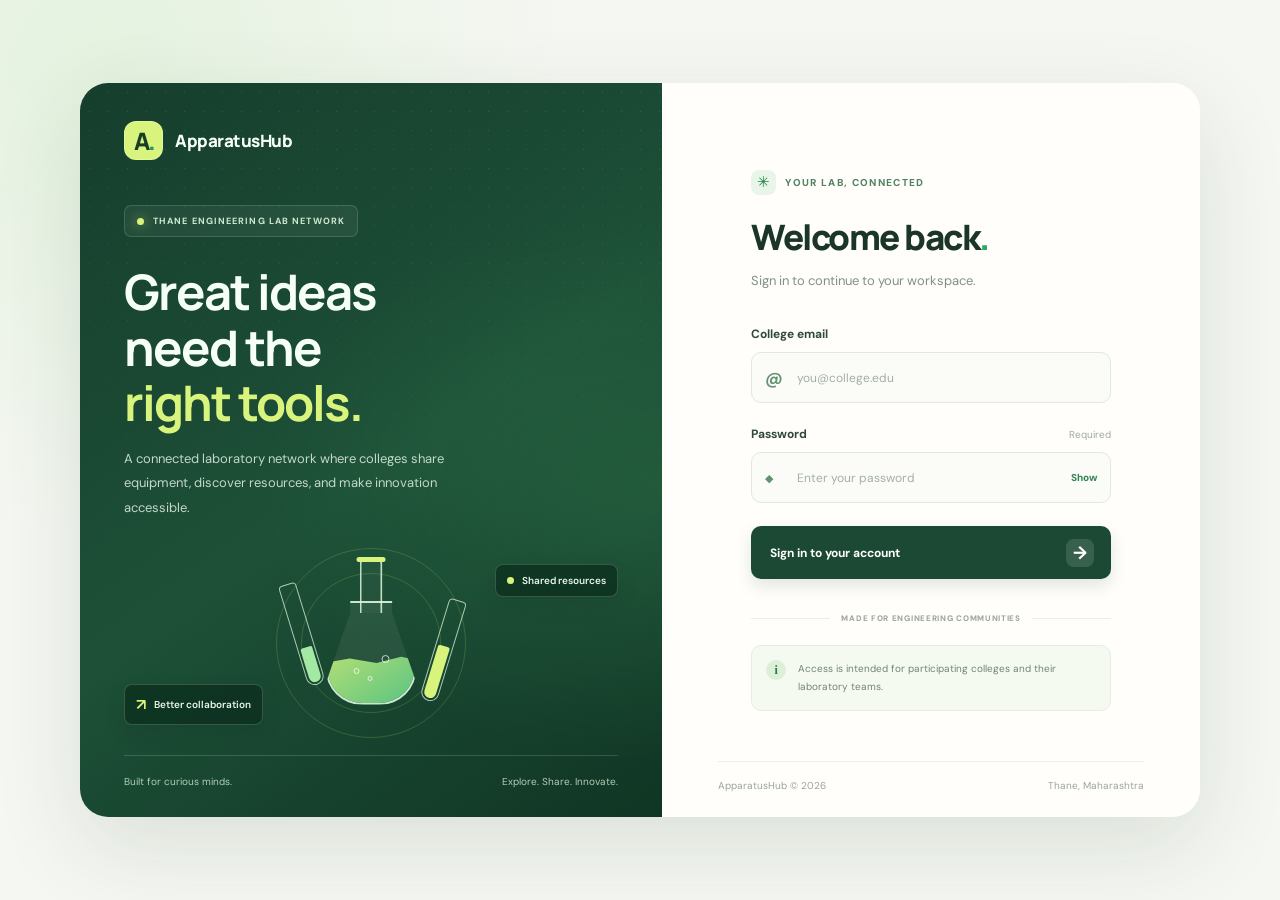
<file: src/main/webapp/login/index.html>
<!doctype html>
<html lang="en">
  <head>
    <meta charset="UTF-8" />
    <link rel="icon" type="image/svg+xml" href="./favicon.svg" />
    <meta name="viewport" content="width=device-width, initial-scale=1.0" />
    <title>apparatushub-login</title>
    <script type="module" crossorigin src="./assets/index-WMlq-K7M.js"></script>
    <link rel="stylesheet" crossorigin href="./assets/index-qzA0kGPk.css">
  </head>
  <body>
    <div id="root"></div>
  </body>
</html>
</file>
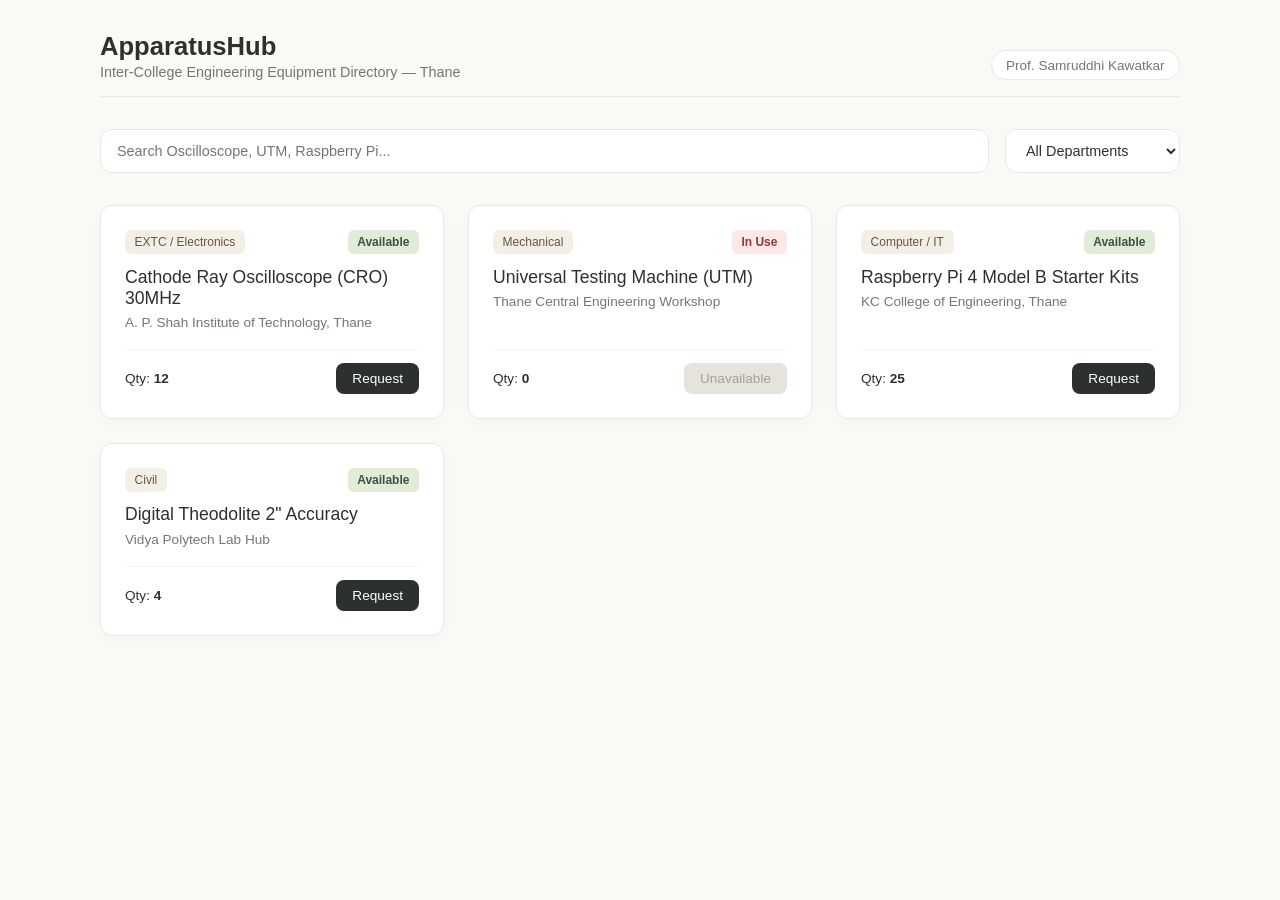
<file: apparhub.html>
<!DOCTYPE html>
<html lang="en">
<head>
  <meta charset="UTF-8">
  <meta name="viewport" content="width=device-width, initial-scale=1.0">
  <title>ApparatusHub | Inter-College Lab Catalogue</title>
  
  <!-- Matching CSS stylesheet -->
  <link rel="stylesheet" type="text/css" href="apparhub.css">
</head>
<body>

  <div class="container">
    <!-- Header -->
    <header>
      <div>
        <h1>ApparatusHub</h1>
        <p>Inter-College Engineering Equipment Directory — Thane</p>
      </div>
      <div class="user-pill">
        Prof. Samruddhi Kawatkar
      </div>
    </header>

    <!-- Filter & Search Controls (Triggers apparhub.js event listeners) -->
    <div class="filter-bar">
      <input 
        type="text" 
        class="search-input" 
        placeholder="Search Oscilloscope, UTM, Raspberry Pi..." 
      />
      
      <select class="select-input">
        <option value="">All Departments</option>
        <option value="EXTC / Electronics">EXTC / Electronics</option>
        <option value="Computer / IT">Computer / IT</option>
        <option value="Mechanical">Mechanical</option>
        <option value="Civil">Civil</option>
      </select>
    </div>

    <!-- Equipment Grid -->
    <div class="grid">
      
      <!-- Item 1 -->
      <div class="card">
        <div>
          <div class="card-meta">
            <span class="dept-badge">EXTC / Electronics</span>
            <span class="status-badge status-available">Available</span>
          </div>
          <h2 class="equip-title">Cathode Ray Oscilloscope (CRO) 30MHz</h2>
          <p class="equip-owner">A. P. Shah Institute of Technology, Thane</p>
        </div>
        <div class="card-footer">
          <span style="font-size:0.85rem;">Qty: <strong>12</strong></span>
          <form action="requestEquipment" method="POST" style="margin:0;">
            <input type="hidden" name="equipmentId" value="101" />
            <button type="submit" class="btn-request">Request</button>
          </form>
        </div>
      </div>

      <!-- Item 2 -->
      <div class="card">
        <div>
          <div class="card-meta">
            <span class="dept-badge">Mechanical</span>
            <span class="status-badge status-unavailable">In Use</span>
          </div>
          <h2 class="equip-title">Universal Testing Machine (UTM)</h2>
          <p class="equip-owner">Thane Central Engineering Workshop</p>
        </div>
        <div class="card-footer">
          <span style="font-size:0.85rem;">Qty: <strong>0</strong></span>
          <button class="btn-request btn-disabled" disabled>Unavailable</button>
        </div>
      </div>

      <!-- Item 3 -->
      <div class="card">
        <div>
          <div class="card-meta">
            <span class="dept-badge">Computer / IT</span>
            <span class="status-badge status-available">Available</span>
          </div>
          <h2 class="equip-title">Raspberry Pi 4 Model B Starter Kits</h2>
          <p class="equip-owner">KC College of Engineering, Thane</p>
        </div>
        <div class="card-footer">
          <span style="font-size:0.85rem;">Qty: <strong>25</strong></span>
          <form action="requestEquipment" method="POST" style="margin:0;">
            <input type="hidden" name="equipmentId" value="103" />
            <button type="submit" class="btn-request">Request</button>
          </form>
        </div>
      </div>

      <!-- Item 4 -->
      <div class="card">
        <div>
          <div class="card-meta">
            <span class="dept-badge">Civil</span>
            <span class="status-badge status-available">Available</span>
          </div>
          <h2 class="equip-title">Digital Theodolite 2" Accuracy</h2>
          <p class="equip-owner">Vidya Polytech Lab Hub</p>
        </div>
        <div class="card-footer">
          <span style="font-size:0.85rem;">Qty: <strong>4</strong></span>
          <form action="requestEquipment" method="POST" style="margin:0;">
            <input type="hidden" name="equipmentId" value="104" />
            <button type="submit" class="btn-request">Request</button>
          </form>
        </div>
      </div>

    </div>
  </div>

  <!-- Matching JS Script -->
  <script src="apparhub.js"></script>
</body>
</html>
</file>
<file: src/main/webapp/login/assets/index-qzA0kGPk.css>
@import "https://fonts.googleapis.com/css2?family=DM+Sans:wght@400;500;600;700&family=Manrope:wght@400;500;600;700;800&display=swap";html{min-width:320px;min-height:100%}body{min-width:320px;min-height:100vh}*{box-sizing:border-box}:root{color:#1c3328;font-synthesis:none;text-rendering:optimizelegibility;-webkit-font-smoothing:antialiased;-moz-osx-font-smoothing:grayscale;background:#f5f7f2;font-family:DM Sans,Arial,sans-serif}body{min-width:320px;min-height:100vh;margin:0}button,input{font:inherit}.page{background:radial-gradient(circle at 8% 8%,#e4f2df,#0000 32%),#f5f7f2;place-items:center;min-height:100vh;padding:34px;display:grid}.auth-layout{background:#fff;border-radius:28px;grid-template-columns:1.04fr .96fr;width:100%;max-width:1120px;min-height:690px;animation:.6s ease-out enterPage;display:grid;overflow:hidden;box-shadow:0 30px 90px #1f402c1f}@keyframes enterPage{0%{opacity:0;transform:translateY(12px)}to{opacity:1;transform:translateY(0)}}.visual-panel{color:#f5fff6;background:radial-gradient(at 100% 55%,#3c915b47,#0000 48%),linear-gradient(145deg,#163e2d 0%,#1d5037 52%,#103524 100%);flex-direction:column;justify-content:space-between;min-width:0;padding:34px 38px 27px;display:flex;position:relative;overflow:hidden}.visual-panel:before{content:"";opacity:.14;pointer-events:none;background-image:radial-gradient(#d6f5d9 .8px,#0000 .8px);background-size:19px 19px;position:absolute;inset:0;-webkit-mask-image:linear-gradient(#000,#0000 80%);mask-image:linear-gradient(#000,#0000 80%)}.visual-top,.visual-content,.visual-footer{z-index:1;position:relative}.visual-top{align-items:center;gap:12px;display:flex}.logo-mark{color:#183c2a;letter-spacing:-2px;background:#d9f47c;border:1px solid #ffffff38;border-radius:12px;flex-shrink:0;justify-content:center;align-items:center;width:39px;height:39px;font-family:Manrope,sans-serif;font-size:24px;font-weight:800;display:flex}.logo-dot{color:#26935a}.brand-name{letter-spacing:-.5px;font-family:Manrope,sans-serif;font-size:17px;font-weight:800}.visual-content{margin:45px 0 20px}.eyebrow{color:#d0e9d2;letter-spacing:1.1px;background:#ffffff0e;border:1px solid #e6ffea26;border-radius:7px;align-items:center;gap:9px;padding:9px 12px;font-size:9px;font-weight:700;display:inline-flex}.live-dot{background:#d9f47c;border-radius:50%;width:7px;height:7px;box-shadow:0 0 12px #d9f47c99}.visual-content h1{letter-spacing:-2px;margin:27px 0 16px;font-family:Manrope,sans-serif;font-size:clamp(36px,4vw,49px);font-weight:700;line-height:1.13}.visual-content h1 span{color:#d9f47c}.visual-description{color:#c4d8ca;max-width:350px;margin:0;font-size:13px;line-height:1.9}.equipment-art{height:200px;margin-top:14px;position:relative}.art-circle{border:1px solid #d8f47c2b;border-radius:50%;position:absolute;top:13px;left:50%;transform:translate(-50%)}.circle-one{width:190px;height:190px}.circle-two{width:140px;height:140px;top:38px}.flask{width:91px;height:155px;position:absolute;top:23px;left:50%;transform:translate(-50%)}.flask-neck{z-index:2;background:#ffffff09;border:2px solid #ddf7ded9;border-bottom:0;border-radius:6px 6px 0 0;width:23px;height:55px;position:absolute;top:0;left:34px}.flask-neck:after{content:"";background:#d9f47c;border-radius:3px;width:29px;height:5px;position:absolute;top:-3px;left:-5px}.flask-body{clip-path:polygon(27% 0,73% 0,73% 12%,100% 80%,94% 100%,6% 100%,0 80%,27% 12%);background:#e6ffea12;border:2px solid #ddf7dee6;border-radius:17px 17px 37px 37px;width:91px;height:104px;position:absolute;top:43px;overflow:hidden}.flask-liquid{opacity:.92;clip-path:polygon(0 22%,30% 12%,55% 20%,78% 9%,100% 18%,100% 100%,0 100%);background:linear-gradient(145deg,#c8ed79,#53cb89);height:57px;position:absolute;bottom:-6px;left:-10px;right:-10px}.bubble{z-index:1;border:1px solid #ffffffb3;border-radius:50%;position:absolute}.bubble-one{width:8px;height:8px;bottom:40px;right:25px}.bubble-two{width:5px;height:5px;bottom:22px;right:42px}.bubble-three{width:6px;height:6px;bottom:29px;left:26px}.glass-tube{border:1.5px solid #def5dfbf;border-radius:4px 4px 9px 9px;width:18px;height:105px;position:absolute;top:47px;transform:rotate(-17deg)}.tube-one{left:calc(50% - 78px)}.tube-two{top:63px;left:calc(50% + 63px);transform:rotate(17deg)}.tube-liquid{background:#a4e9a3;border-radius:2px 2px 6px 6px;height:35%;position:absolute;bottom:2px;left:2px;right:2px}.liquid-two{background:#d9f47c;height:52%}.art-label{color:#e7f7e8;background:#0b2d1ec2;border:1px solid #ebffed2e;border-radius:8px;align-items:center;gap:8px;padding:9px 11px;font-size:10px;font-weight:600;display:flex;position:absolute;box-shadow:0 8px 22px #00000014}.label-top{top:29px;right:0}.label-bottom{bottom:10px;left:0}.label-dot{background:#d9f47c;border-radius:50%;width:7px;height:7px}.label-symbol{color:#d9f47c;font-size:16px}.visual-footer{color:#b4cdb9;border-top:1px solid #e7ffeb29;justify-content:space-between;gap:10px;padding-top:19px;font-size:10px;display:flex}.form-panel{background:#fffefa;flex-direction:column;justify-content:space-between;min-width:0;padding:37px 48px 25px;display:flex}.mobile-brand{display:none}.form-content{width:100%;max-width:360px;margin:auto;padding:38px 0}.form-topline{color:#548264;letter-spacing:1.35px;align-items:center;gap:9px;margin-bottom:21px;font-size:10px;font-weight:800;display:flex}.secure-icon{color:#21814a;background:#e8f6e9;border-radius:8px;place-items:center;width:25px;height:25px;font-size:15px;display:grid}.form-content h2{color:#1b3528;letter-spacing:-1.5px;margin:0;font-family:Manrope,sans-serif;font-size:35px;font-weight:800;line-height:1.25}.form-content h2 span{color:#29aa62}.form-subtitle{color:#829087;margin:11px 0 34px;font-size:13px;line-height:1.7}.field-group{margin-bottom:23px}.field-group label{color:#30483a;margin-bottom:10px;font-size:12px;font-weight:700;display:block}.password-label{justify-content:space-between;align-items:center;display:flex}.required-note{color:#a0a99f;margin-bottom:10px;font-size:10px}.input-wrap{background:#fbfcf8;border:1px solid #e1e9df;border-radius:10px;align-items:center;min-height:51px;padding:0 13px;transition:border-color .2s,box-shadow .2s,background .2s;display:flex}.input-wrap:focus-within{background:#fff;border-color:#46ad70;box-shadow:0 0 0 4px #2ea96117}.field-icon{color:#639371;flex-shrink:0;width:27px;font-size:17px;font-weight:700}.lock-icon{font-size:11px}.input-wrap input{color:#203c2c;background:0 0;border:0;outline:0;width:100%;min-width:0;padding:15px 5px;font-size:12px}.input-wrap input::placeholder{color:#a3afa4}.input-wrap input:focus{box-shadow:none}.show-password{color:#348454;cursor:pointer;background:0 0;border:0;flex-shrink:0;padding:5px 0 5px 8px;font-size:10px;font-weight:800}.show-password:hover{color:#17643b}.sign-in-button{color:#fff;cursor:pointer;background:#1c4933;border:0;border-radius:10px;justify-content:space-between;align-items:center;width:100%;min-height:53px;padding:0 17px 0 19px;font-size:12px;font-weight:700;transition:background .2s,transform .2s,box-shadow .2s;display:flex;box-shadow:0 7px 16px #1c493321}.sign-in-button:hover{background:#267347;transform:translateY(-1px);box-shadow:0 10px 22px #1c493330}.button-arrow{background:#ffffff21;border-radius:8px;place-items:center;width:28px;height:28px;font-size:18px;transition:transform .2s;display:grid}.sign-in-button:hover .button-arrow{transform:translate(3px)}.message{color:#267347;overflow-wrap:anywhere;margin:15px 0 0;font-size:12px;line-height:1.7}.form-divider{align-items:center;gap:11px;margin:34px 0 22px;display:flex}.form-divider span{background:#e9eee6;flex:1;height:1px}.form-divider p{color:#9aa69a;letter-spacing:.7px;text-align:center;margin:0;font-size:8px;font-weight:800}.help-note{background:#f5faf1;border:1px solid #e5eee1;border-radius:10px;align-items:flex-start;gap:12px;padding:14px;display:flex}.help-icon{color:#347449;background:#dcefd7;border-radius:50%;flex-shrink:0;place-items:center;width:20px;height:20px;font-family:Georgia,serif;font-size:12px;font-weight:700;display:grid}.help-note p{color:#728476;margin:0;font-size:10px;line-height:1.8}.form-footer{color:#9aa49a;border-top:1px solid #edf0e9;justify-content:space-between;gap:10px;padding-top:17px;font-size:10px;display:flex}@media (width>=1200px){.auth-layout{min-height:720px}.visual-panel{padding:38px 44px 29px}.form-panel{padding-left:56px;padding-right:56px}}@media (width<=900px){.page{padding:20px}.auth-layout{grid-template-columns:1fr;max-width:620px}.visual-panel{min-height:390px;padding:27px 30px 20px}.visual-content{margin:32px 0 0}.visual-content h1{margin-top:20px;font-size:39px}.visual-description{max-width:440px}.equipment-art{opacity:.8;width:205px;height:170px;margin:0;position:absolute;bottom:37px;right:24px}.circle-one{width:160px;height:160px}.circle-two{width:120px;height:120px}.flask{transform:translate(-50%)scale(.85)}.art-label{display:none}.glass-tube{transform:rotate(-17deg)scale(.85)}.tube-two{transform:rotate(17deg)scale(.85)}.form-panel{padding:12px 38px 24px}.form-content{max-width:390px;padding:30px 0}.form-footer{width:100%;max-width:390px;margin:0 auto}}@media (width<=520px){.page{background:#fffefa;padding:0;display:block}.auth-layout{min-height:100vh;box-shadow:none;border-radius:0}.visual-panel{min-height:275px;padding:21px 22px 17px}.visual-top .brand-name{font-size:16px}.visual-content{margin:27px 0 0}.eyebrow{letter-spacing:.7px;padding:7px 9px;font-size:8px}.visual-content h1{letter-spacing:-1.2px;margin:16px 0 9px;font-size:32px}.visual-description{max-width:260px;font-size:10px;line-height:1.6}.equipment-art{transform-origin:100% 100%;opacity:.38;bottom:17px;right:-39px;transform:scale(.65)}.visual-footer{margin-top:18px;padding-top:13px;font-size:9px}.form-panel{padding:0 25px 22px}.form-content{padding:34px 0 30px}.form-content h2{font-size:31px}.form-subtitle{margin-bottom:27px}.form-divider{margin-top:29px}}@media (prefers-reduced-motion:reduce){*,:before,:after{transition:none!important;animation:none!important}}
</file>
<file: apparhub.css>
:root {
  --bg-cream: #faf9f5;
  --surface-white: #ffffff;
  --card-border: #eae8e1;
  --text-main: #2d312e;
  --text-muted: #737871;
  
  --pastel-sage: #e2ebd8;
  --pastel-sage-dark: #3b5240;
  --pastel-sand: #f4efe6;
  --pastel-sand-dark: #635745;
  --pastel-rose: #fce8e6;
  --pastel-rose-dark: #8c3b36;
  --pastel-blue: #e3edf7;
  --pastel-blue-dark: #2b4c6f;
  
  --radius: 12px;
  --shadow-subtle: 0 4px 15px rgba(0, 0, 0, 0.02);
}

* { box-sizing: border-box; margin: 0; padding: 0; }

body {
  background-color: var(--bg-cream);
  color: var(--text-main);
  font-family: -apple-system, BlinkMacSystemFont, "Segoe UI", Roboto, sans-serif;
  padding: 2rem 1rem;
}

.container { max-width: 1080px; margin: 0 auto; }

header {
  display: flex;
  justify-content: space-between;
  align-items: flex-end;
  margin-bottom: 2rem;
  padding-bottom: 1rem;
  border-bottom: 1px solid var(--card-border);
}

header h1 { font-size: 1.6rem; font-weight: 600; margin-bottom: 0.2rem; }
header p { font-size: 0.9rem; color: var(--text-muted); }

.user-pill {
  font-size: 0.85rem;
  background: var(--surface-white);
  border: 1px solid var(--card-border);
  padding: 0.4rem 0.9rem;
  border-radius: 20px;
  color: var(--text-muted);
}

.college-badge {
  font-size: 0.85rem;
  background: var(--pastel-blue);
  border: 1px solid var(--card-border);
  padding: 0.4rem 0.9rem;
  border-radius: 20px;
  color: var(--pastel-blue-dark);
  font-weight: 500;
}

.filter-bar, .control-bar {
  display: flex;
  gap: 1rem;
  margin-bottom: 2rem;
  flex-wrap: wrap;
}

.search-input, .select-input {
  background: var(--surface-white);
  border: 1px solid var(--card-border);
  padding: 0.75rem 1rem;
  border-radius: var(--radius);
  font-size: 0.9rem;
  outline: none;
  color: var(--text-main);
}
.search-input { flex: 1; min-width: 220px; }

.grid { display: grid; grid-template-columns: repeat(auto-fill, minmax(300px, 1fr)); gap: 1.5rem; }

.card {
  background: var(--surface-white);
  border: 1px solid var(--card-border);
  border-radius: var(--radius);
  padding: 1.5rem;
  display: flex;
  flex-direction: column;
  justify-content: space-between;
  box-shadow: var(--shadow-subtle);
}

.card-meta { display: flex; justify-content: space-between; align-items: center; margin-bottom: 0.8rem; }

.dept-badge {
  font-size: 0.75rem;
  padding: 0.3rem 0.6rem;
  border-radius: 6px;
  background: var(--pastel-sand);
  color: var(--pastel-sand-dark);
}

.status-badge { font-size: 0.75rem; font-weight: 600; padding: 0.3rem 0.6rem; border-radius: 6px; }
.status-available { background: var(--pastel-sage); color: var(--pastel-sage-dark); }
.status-unavailable { background: var(--pastel-rose); color: var(--pastel-rose-dark); }

.equip-title { font-size: 1.1rem; font-weight: 500; margin-bottom: 0.4rem; }
.equip-owner { font-size: 0.85rem; color: var(--text-muted); margin-bottom: 1.2rem; }

.card-footer { display: flex; justify-content: space-between; align-items: center; padding-top: 0.8rem; border-top: 1px solid #f5f4f0; }

.btn-request {
  background: var(--text-main);
  color: var(--surface-white);
  border: none;
  padding: 0.5rem 1rem;
  border-radius: 8px;
  font-size: 0.85rem;
  cursor: pointer;
}
.btn-disabled { background: #e5e3dc; color: #a3a096; cursor: not-allowed; }

.summary-grid {
  display: grid;
  grid-template-columns: repeat(auto-fit, minmax(220px, 1fr));
  gap: 1.2rem;
  margin-bottom: 2rem;
}

.stat-card {
  background: var(--surface-white);
  border: 1px solid var(--card-border);
  border-radius: var(--radius);
  padding: 1.2rem 1.5rem;
  box-shadow: var(--shadow-subtle);
}
.stat-card .label { font-size: 0.8rem; color: var(--text-muted); text-transform: uppercase; letter-spacing: 0.05em; }
.stat-card .value { font-size: 1.8rem; font-weight: 600; margin-top: 0.4rem; color: var(--text-main); }

.table-wrapper {
  background: var(--surface-white);
  border: 1px solid var(--card-border);
  border-radius: var(--radius);
  box-shadow: var(--shadow-subtle);
  overflow-x: auto;
}

table { width: 100%; border-collapse: collapse; text-align: left; font-size: 0.9rem; }
th {
  background: #f7f6f0;
  color: var(--text-muted);
  font-weight: 500;
  padding: 0.9rem 1.2rem;
  border-bottom: 1px solid var(--card-border);
  font-size: 0.8rem;
  text-transform: uppercase;
  letter-spacing: 0.03em;
}
td { padding: 1rem 1.2rem; border-bottom: 1px solid #f2f1ea; vertical-align: middle; }
tr:last-child td { border-bottom: none; }
tr:hover { background-color: #faf9f5; }

.badge { font-size: 0.75rem; font-weight: 500; padding: 0.3rem 0.65rem; border-radius: 6px; display: inline-block; }
.badge-dept { background: var(--pastel-sand); color: var(--pastel-sand-dark); }
.badge-available { background: var(--pastel-sage); color: var(--pastel-sage-dark); }
.badge-loaned { background: var(--pastel-rose); color: var(--pastel-rose-dark); }

.equip-id { font-family: monospace; font-size: 0.85rem; color: var(--text-muted); }
</file>
